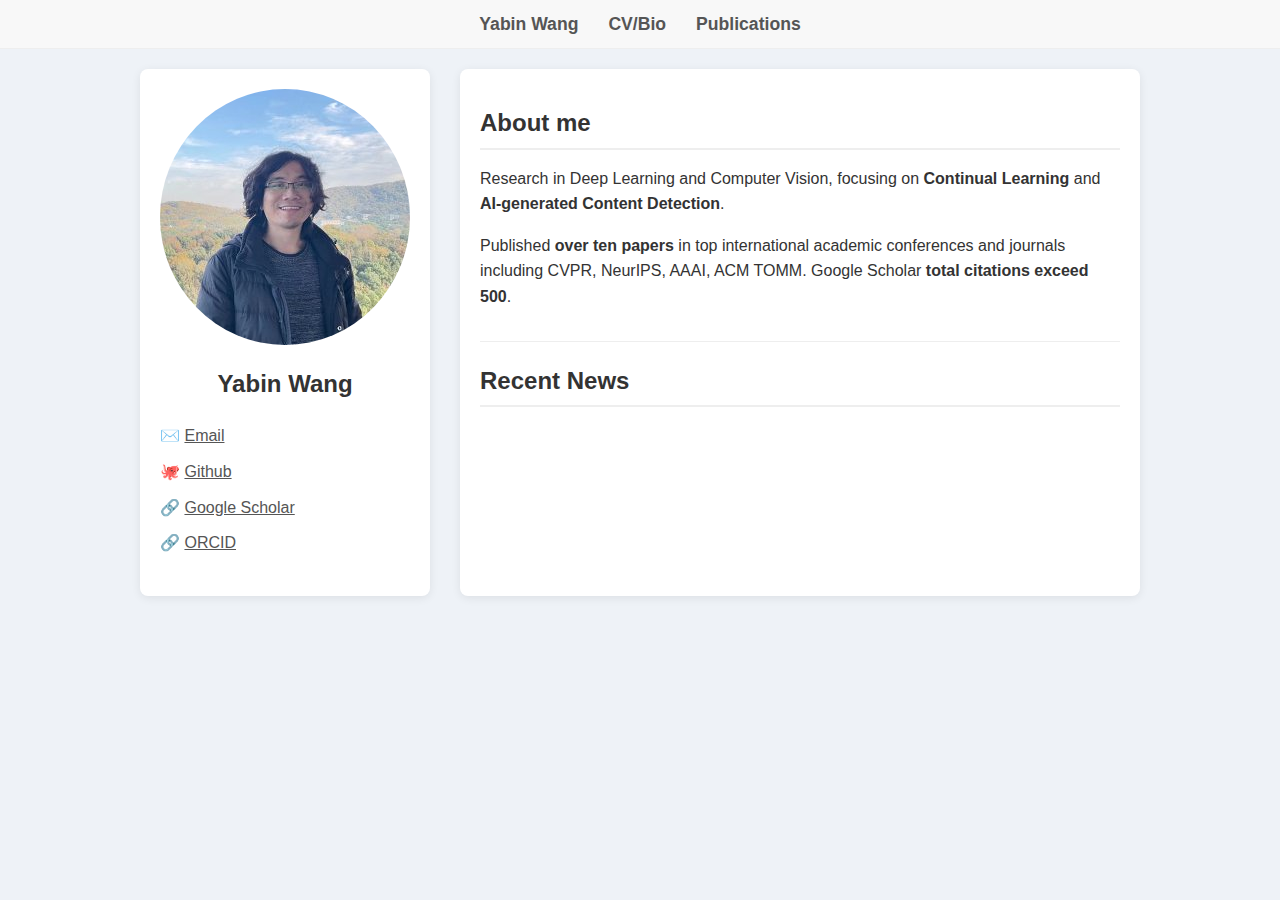
<file: index.html>
<!DOCTYPE html>
<html lang="en">
<head>
    <meta charset="UTF-8">
    <meta name="viewport" content="width=device-width, initial-scale=1.0">
    <title>Yabin Wang - Personal Homepage</title>
    <link rel="stylesheet" href="css/styles.css">
</head>
<body>
    <header class="site-header">
        <nav>
            <ul>
                <li><a href="#">Yabin Wang</a></li> <!-- Site title/name -->
                <li><a href="cv.html">CV/Bio</a></li>
                <li><a href="publications.html">Publications</a></li>
            </ul>
        </nav>
    </header>

    <div class="main-content-wrapper">
        <div class="sidebar">
            <!-- Placeholder for Profile Picture -->
            <img src="placeholder.jpg" alt="Profile Picture"> <!-- Replace with actual image path -->

            <h2>Yabin Wang</h2> <!-- Original name -->

            <!-- Original contact info and potentially other sidebar items -->
            <div class="contact-info">
                <ul>
                    <li>✉️ <a href="mailto:wangyabin539@gmail.com">Email</a></li>
                    <li>🐙 <a href="https://github.com/iamwangyabin">Github</a></li>
                    <li>🔗 <a href="https://scholar.google.com/citations?user=DSMOnTIAAAAJ&hl=en">Google Scholar</a></li>
                    <li>🔗 <a href="https://orcid.org/0000-0003-2931-572X">ORCID</a></li>
                </ul>
            </div>
        </div>

        <div class="main-content">
            <!-- Add your About me content here -->
            <section>
                <h2>About me</h2>
                <p>Research in Deep Learning and Computer Vision, focusing on <strong>Continual Learning</strong> and <strong>AI-generated Content Detection</strong>.</p>
                <!-- <p>During my Ph.D. studies, I visited the <strong>University of Southampton, UK (QS World University Rankings 80) and Singapore Management University</strong>.</p> -->
                <p>Published <strong>over ten papers</strong> in top international academic conferences and journals including CVPR, NeurIPS, AAAI, ACM TOMM. Google Scholar <strong>total citations exceed 500</strong>.</p>
                <!-- <p>Representative work <strong>S-Prompts (NeurIPS 2022)</strong> achieved a key breakthrough in the field of continual learning <strong>(GitHub 100+ stars, single paper citations 260+)</strong>.</p> -->
            </section>

            <!-- Add your Recent News content here -->
            <section>
                <h2>Recent News</h2>
                <!-- Add your Recent News content here -->
                 <!-- <p>Sept., one paper about <a href="#">domain incremental learning</a> was accepted by NeurIPS 22.</p>
                <p>August, one benchmark paper about <a href="#">deepfake incremental detection</a> was accepted by WACV 23.</p>
                <p>July, one paper about agent based <a href="#">semi-supervised crowd counting</a> was accepted by ACM MM 22.</p> -->
            </section>

            <!-- Note: Education, Visiting Experience, and Academic Service sections moved to CV/Bio page -->
        </div>
    </div>
</body>
</html>
</file>
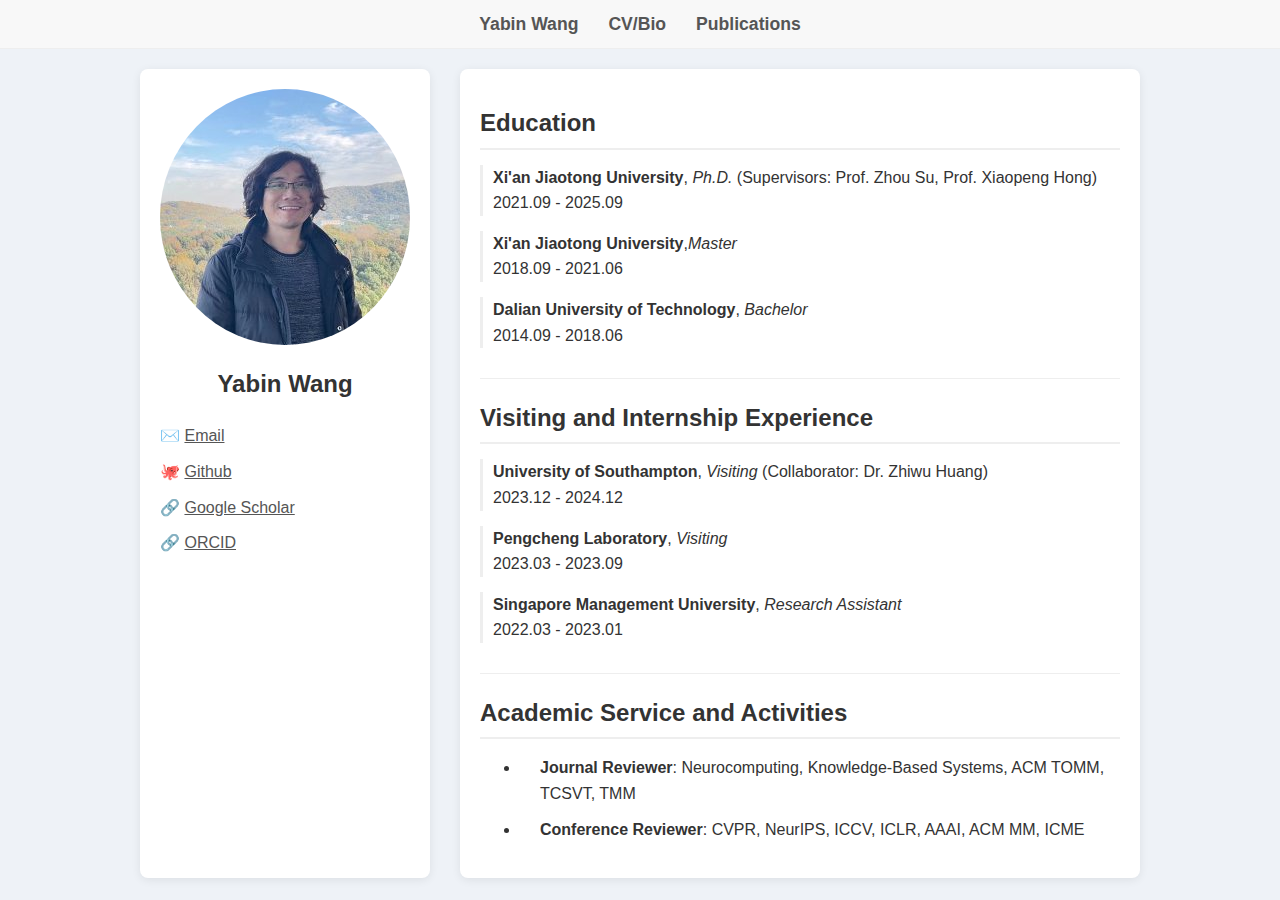
<file: cv.html>
<!DOCTYPE html>
<html lang="en">
<head>
    <meta charset="UTF-8">
    <meta name="viewport" content="width=device-width, initial-scale=1.0">
    <title>Yabin Wang - CV/Bio</title>
    <link rel="stylesheet" href="css/styles.css">
</head>
<body>
    <header class="site-header">
        <nav>
            <ul>
                <li><a href="index.html">Yabin Wang</a></li> <!-- Site title/name -->
                <li><a href="cv.html">CV/Bio</a></li>
                <li><a href="publications.html">Publications</a></li>
            </ul>
        </nav>
    </header>

    <div class="main-content-wrapper">
        <div class="sidebar">
            <!-- Placeholder for Profile Picture -->
            <img src="placeholder.jpg" alt="Profile Picture"> <!-- Replace with actual image path -->

            <h2>Yabin Wang</h2> <!-- Original name -->

            <!-- Original contact info and potentially other sidebar items -->
            <div class="contact-info">
                <ul>
                    <li>✉️ <a href="mailto:wangyabin539@gmail.com">Email</a></li>
                    <li>🐙 <a href="https://github.com/iamwangyabin">Github</a></li>
                    <li>🔗 <a href="https://scholar.google.com/citations?user=DSMOnTIAAAAJ&hl=en">Google Scholar</a></li>
                    <li>🔗 <a href="https://orcid.org/0000-0003-2931-572X">ORCID</a></li>
                </ul>
            </div>
        </div>

        <div class="main-content">
            <!-- Education section moved from index.html -->
            <section>
                <h2>Education</h2>
                <div class="dated-subsection">
                    <strong>Xi'an Jiaotong University</strong>, <em>Ph.D.</em> (Supervisors: Prof. Zhou Su, Prof. Xiaopeng Hong) <br> 2021.09 - 2025.09
                </div>
                <div class="dated-subsection">
                    <strong>Xi'an Jiaotong University</strong>,<em>Master</em> <br> 2018.09 - 2021.06
                </div>
                <div class="dated-subsection">
                    <strong>Dalian University of Technology</strong>, <em>Bachelor</em> <br> 2014.09 - 2018.06
                </div>
            </section>

            <!-- Visiting and Internship Experience section moved from index.html -->
            <section>
                <h2>Visiting and Internship Experience</h2>
                <div class="dated-subsection">
                    <strong>University of Southampton</strong>, <em>Visiting</em> (Collaborator: Dr. Zhiwu Huang) <br> 2023.12 - 2024.12
                </div>
                <div class="dated-subsection">
                    <strong>Pengcheng Laboratory</strong>, <em>Visiting</em> <br> 2023.03 - 2023.09
                </div>
                <div class="dated-subsection">
                    <strong>Singapore Management University</strong>, <em>Research Assistant</em>  <br> 2022.03 - 2023.01
                </div>
            </section>

            <!-- Academic Service and Activities section moved from index.html -->
            <section>
                <h2>Academic Service and Activities</h2>
                <ul>
                    <li><strong>Journal Reviewer</strong>: Neurocomputing, Knowledge-Based Systems, ACM TOMM, TCSVT, TMM</li>
                    <li><strong>Conference Reviewer</strong>: CVPR, NeurIPS, ICCV, ICLR, AAAI, ACM MM, ICME</li>
                </ul>
            </section>
        </div>
    </div>
</body>
</html>
</file>
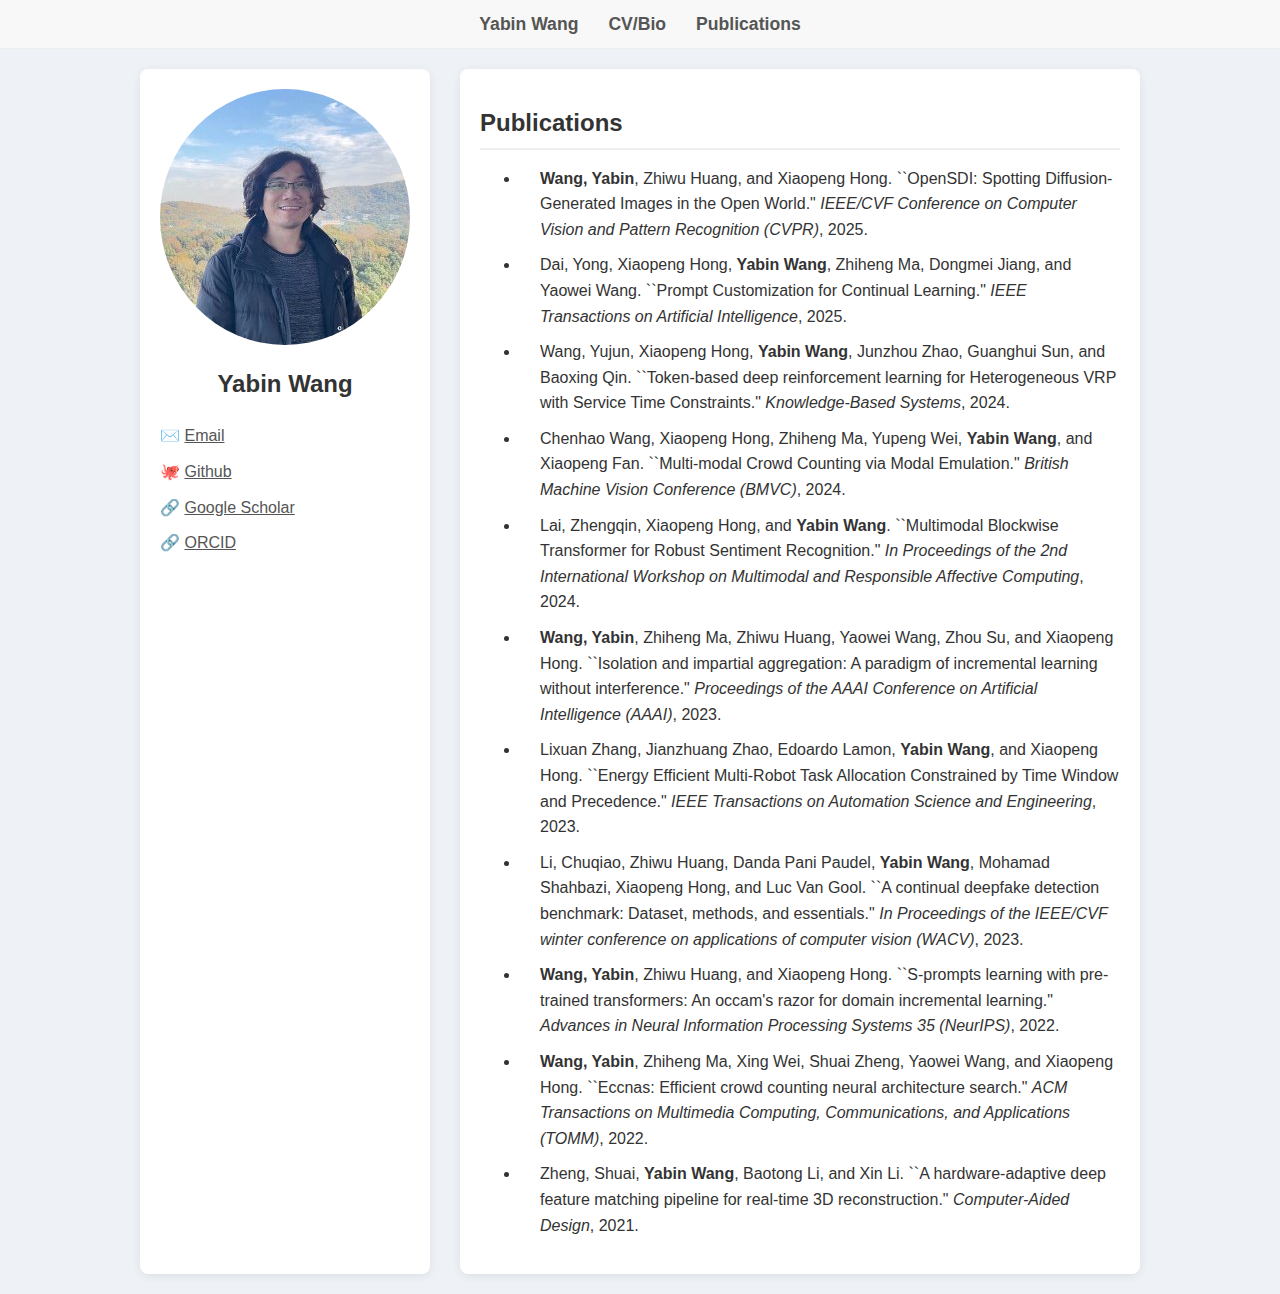
<file: publications.html>
<!DOCTYPE html>
<html lang="en">
<head>
    <meta charset="UTF-8">
    <meta name="viewport" content="width=device-width, initial-scale=1.0">
    <title>Yabin Wang - Publications</title>
    <link rel="stylesheet" href="css/styles.css">
</head>
<body>
    <header class="site-header">
        <nav>
            <ul>
                <li><a href="index.html">Yabin Wang</a></li>
                <li><a href="cv.html">CV/Bio</a></li>
                <li><a href="publications.html">Publications</a></li>
            </ul>
        </nav>
    </header>

    <div class="main-content-wrapper">
        <div class="sidebar">
            <!-- Placeholder for Profile Picture -->
            <img src="placeholder.jpg" alt="Profile Picture"> <!-- Replace with actual image path -->

            <h2>Yabin Wang</h2>

            <!-- Original contact info and potentially other sidebar items -->
            <div class="contact-info">
                <ul>
                    <li>✉️ <a href="mailto:wangyabin539@gmail.com">Email</a></li>
                    <li>🐙 <a href="https://github.com/iamwangyabin">Github</a></li>
                    <li>🔗 <a href="https://scholar.google.com/citations?user=DSMOnTIAAAAJ&hl=en">Google Scholar</a></li>
                    <li>🔗 <a href="https://orcid.org/0000-0003-2931-572X">ORCID</a></li>
                </ul>
            </div>
        </div>

        <div class="main-content">
            <section class="publications">
                <h2>Publications</h2>
                <ul>
                    <!-- 2025 -->
                    <li><strong>Wang, Yabin</strong>, Zhiwu Huang, and Xiaopeng Hong. ``OpenSDI: Spotting Diffusion-Generated Images in the Open World." <em>IEEE/CVF Conference on Computer Vision and Pattern Recognition (CVPR)</em>, 2025. </li>
                    <li>Dai, Yong, Xiaopeng Hong, <strong>Yabin Wang</strong>, Zhiheng Ma, Dongmei Jiang, and Yaowei Wang. ``Prompt Customization for Continual Learning." <em>IEEE Transactions on Artificial Intelligence</em>, 2025. </li>

                    <!-- 2024 -->
                    <li>Wang, Yujun, Xiaopeng Hong, <strong>Yabin Wang</strong>, Junzhou Zhao, Guanghui Sun, and Baoxing Qin. ``Token-based deep reinforcement learning for Heterogeneous VRP with Service Time Constraints." <em>Knowledge-Based Systems</em>, 2024. </li>
                    <li>Chenhao Wang, Xiaopeng Hong, Zhiheng Ma, Yupeng Wei, <strong>Yabin Wang</strong>, and Xiaopeng Fan. ``Multi-modal Crowd Counting via Modal Emulation." <em>British Machine Vision Conference (BMVC)</em>, 2024. </li>
                    <li>Lai, Zhengqin, Xiaopeng Hong, and <strong>Yabin Wang</strong>. ``Multimodal Blockwise Transformer for Robust Sentiment Recognition." <em>In Proceedings of the 2nd International Workshop on Multimodal and Responsible Affective Computing</em>, 2024.</li>

                    <!-- 2023 -->
                    <li><strong>Wang, Yabin</strong>, Zhiheng Ma, Zhiwu Huang, Yaowei Wang, Zhou Su, and Xiaopeng Hong. ``Isolation and impartial aggregation: A paradigm of incremental learning without interference." <em>Proceedings of the AAAI Conference on Artificial Intelligence (AAAI)</em>, 2023. </li>
                    <li>Lixuan Zhang, Jianzhuang Zhao, Edoardo Lamon, <strong>Yabin Wang</strong>, and Xiaopeng Hong. ``Energy Efficient Multi-Robot Task Allocation Constrained by Time Window and Precedence." <em>IEEE Transactions on Automation Science and Engineering</em>, 2023. </li>
                    <li>Li, Chuqiao, Zhiwu Huang, Danda Pani Paudel, <strong>Yabin Wang</strong>, Mohamad Shahbazi, Xiaopeng Hong, and Luc Van Gool. ``A continual deepfake detection benchmark: Dataset, methods, and essentials." <em>In Proceedings of the IEEE/CVF winter conference on applications of computer vision (WACV)</em>, 2023. </li>

                    <!-- 2022 -->
                    <li><strong>Wang, Yabin</strong>, Zhiwu Huang, and Xiaopeng Hong. ``S-prompts learning with pre-trained transformers: An occam's razor for domain incremental learning." <em>Advances in Neural Information Processing Systems 35 (NeurIPS)</em>, 2022. </li>
                    <li><strong>Wang, Yabin</strong>, Zhiheng Ma, Xing Wei, Shuai Zheng, Yaowei Wang, and Xiaopeng Hong. ``Eccnas: Efficient crowd counting neural architecture search." <em>ACM Transactions on Multimedia Computing, Communications, and Applications (TOMM)</em>, 2022. </li>

                    <!-- 2021 -->
                    <li>Zheng, Shuai, <strong>Yabin Wang</strong>, Baotong Li, and Xin Li. ``A hardware-adaptive deep feature matching pipeline for real-time 3D reconstruction." <em>Computer-Aided Design</em>, 2021. </li>
                </ul>
            </section>
        </div>
    </div>
</body>
</html>
</file>
<file: css/styles.css>
body {
    font-family: 'Arial', sans-serif;
    line-height: 1.6;
    margin: 0;
    padding: 0;
    background-color: #eef2f7; /* Light blue-grey background */
    color: #333;
}

/* New styles for the layout */
.site-header {
    background-color: #f8f8f8; /* Light grey background */
    padding: 10px 0;
    border-bottom: 1px solid #eee;
    text-align: center; /* Center the navigation for now, will adjust with flex */
}

.site-header nav ul {
    list-style: none;
    padding: 0;
    margin: 0;
    display: flex; /* Use flexbox for navigation items */
    justify-content: center; /* Center navigation items */
}

.site-header nav li {
    margin: 0 15px; /* Space between navigation items */
}

.site-header nav a {
    text-decoration: none;
    color: #555; /* Dark grey color */
    font-weight: bold;
    font-size: 1.1em;
}

.site-header nav a:hover {
    color: #007bff; /* Blue on hover */
}

.main-content-wrapper {
    display: flex; /* Enable Flexbox */
    max-width: 1000px; /* Adjust max-width as needed */
    margin: 20px auto; /* Center the wrapper */
    padding: 0 20px; /* Add some padding on the sides */
}

.sidebar {
    flex: 0 0 250px; /* Fixed width sidebar */
    margin-right: 30px; /* Space between sidebar and main content */
    /* Add background, padding, border-radius, box-shadow if needed, similar to .container */
    background: #fff;
    padding: 20px;
    border-radius: 8px;
    box-shadow: 0 2px 10px rgba(0, 0, 0, 0.08);
}

.sidebar img {
    display: block; /* Make image a block element */
    max-width: 100%; /* Ensure image is responsive within sidebar */
    border-radius: 50%; /* Make image round */
    margin: 0 auto 20px auto; /* Center image and add space below */
}

.sidebar h2 {
    text-align: center;
    margin-top: 0;
    border-bottom: none; /* Remove underline from sidebar name */
}

.sidebar ul {
    list-style: none;
    padding: 0;
}

.sidebar li {
    margin-bottom: 10px;
    padding-left: 0; /* Remove padding from existing li styles */
    position: static; /* Remove absolute positioning from existing li styles */
}

.sidebar li::before {
    content: none; /* Remove bullet points from existing li styles */
}

.sidebar a {
    color: #555; /* Dark grey color for sidebar links */
}


.main-content {
    flex-grow: 1; /* Allow main content to take up remaining space */
    /* Add background, padding, border-radius, box-shadow if needed, similar to .container */
    background: #fff;
    padding: 20px;
    border-radius: 8px;
    box-shadow: 0 2px 10px rgba(0, 0, 0, 0.08);
}

/* Adjust existing styles to fit the new layout */
.container {
    /* The .container might not be needed anymore or its styles need to be merged/adjusted */
    /* For now, let's keep it but it might be removed later */
    max-width: none; /* Remove max-width */
    margin: 0; /* Remove margin */
    padding: 0; /* Remove padding */
    background: none; /* Remove background */
    box-shadow: none; /* Remove shadow */
    border-radius: 0; /* Remove border-radius */
}

h1 {
    /* The main h1 might be replaced by the name in the sidebar */
    /* For now, let's keep it but it might be removed later */
    text-align: left; /* Align left in main content */
    border-bottom: none; /* Remove underline */
    margin-bottom: 20px;
}

.contact-info {
    /* This will likely be moved to the sidebar */
    text-align: left; /* Align left in sidebar */
    margin-bottom: 20px;
}

/* Adjust section styles for main content */
.main-content section {
    margin-bottom: 20px;
    padding-bottom: 15px;
    border-bottom: 1px solid #eee; /* Lighter separator */
}

.main-content section:last-child {
    border-bottom: none;
    margin-bottom: 0;
    padding-bottom: 0;
}

.main-content h2 {
    border-bottom: 2px solid #eee; /* Lighter underline */
    padding-bottom: 5px;
    margin-top: 15px;
    margin-bottom: 15px;
}

.main-content .dated-subsection {
    margin-bottom: 15px;
    padding-left: 10px;
    border-left: 3px solid #eee; /* Lighter accent border */
}

.main-content .publications li, .main-content .skills li, .main-content section li {
    margin-bottom: 10px;
    padding-left: 20px;
}

.main-content .publications li::before, .main-content .skills li::before, .main-content section li::before {
    color: #555; /* Dark grey bullet */
}
</file>
